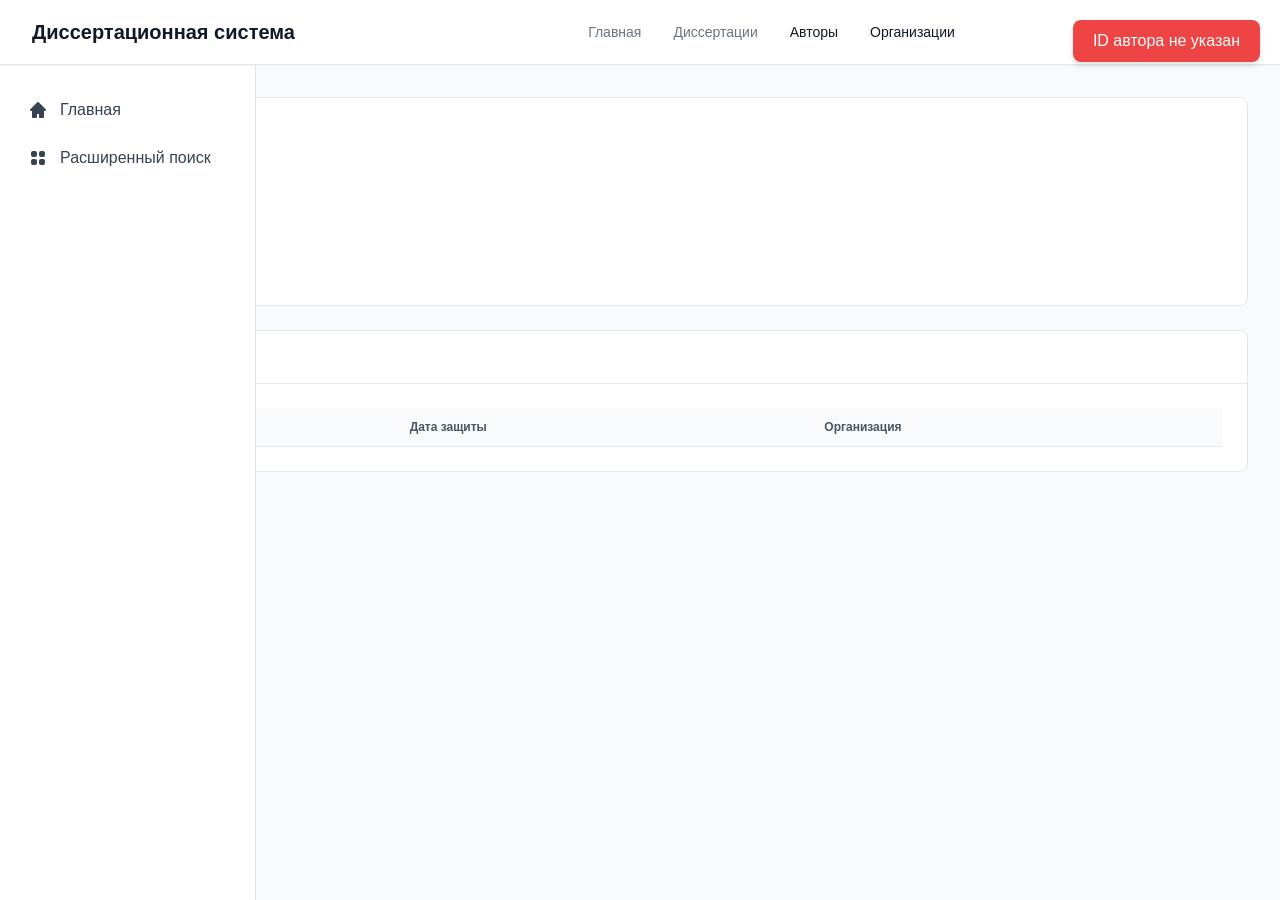
<file: frontend/author-detail.html>
<!DOCTYPE html>
<html lang="ru">
<head>
    <meta charset="UTF-8">
    <meta name="viewport" content="width=device-width, initial-scale=1.0">
    <title>Автор - Диссертационная система</title>
    <link rel="stylesheet" href="styles.css">
    <script src="js/utils.js"></script>
    <script src="js/api.js"></script>
    <script src="js/author-detail.js"></script>
</head>
<body>
    <header class="header">
        <div class="header-inner" style="padding: 0 32px;">
            <div class="logo">Диссертационная система</div>
            <nav class="nav">
                <a href="index.html" class="nav-link">Главная</a>
                <a href="dissertation.html" class="nav-link">Диссертации</a>
                <a href="authors.html" class="nav-link active">Авторы</a>
                <a href="organizations.html" class="nav-link active">Организации</a>
            </nav>
            <div class="user-area"></div>
        </div>
    </header>

  <aside class="sidebar">
    <div class="sidebar-nav">
      <a href="index.html" class="sidebar-item">
        <svg width="20" height="20" viewBox="0 0 20 20" fill="currentColor"><path d="M10.707 2.293a1 1 0 00-1.414 0l-7 7a1 1 0 001.414 1.414L4 10.414V17a1 1 0 001 1h3a1 1 0 001-1v-3h2v3a1 1 0 001 1h3a1 1 0 001-1v-6.586l.293.293a1 1 0 001.414-1.414l-7-7z"/></svg>
        Главная
      </a>
      <a href="dissertation.html" class="sidebar-item">
        <svg width="20" height="20" viewBox="0 0 20 20" fill="currentColor"><path d="M5 3a2 2 0 00-2 2v2a2 2 0 002 2h2a2 2 0 002-2V5a2 2 0 00-2-2H5zM5 11a2 2 0 00-2 2v2a2 2 0 002 2h2a2 2 0 002-2v-2a2 2 0 00-2-2H5zM13 3a2 2 0 00-2 2v2a2 2 0 002 2h2a2 2 0 002-2V5a2 2 0 00-2-2h-2zM13 11a2 2 0 00-2 2v2a2 2 0 002 2h2a2 2 0 002-2v-2a2 2 0 00-2-2h-2z"/></svg>
        Расширенный поиск
      </a>
    </div>
  </aside>

    <main style="padding: 32px;">
        <div style="max-width: 1280px; margin: 0 auto;">
            <div class="profile-card">
                <div class="profile-content">
                    <div class="profile-info">
                        <h1 class="profile-name">Загрузка...</h1>
                        <div class="stats-row">
                            <div class="stat-block">
                                <div class="stat-icon">📚</div>
                                <div>
                                    <div class="stat-number">0</div>
                                    <div class="stat-label">Диссертаций</div>
                                </div>
                            </div>
                        </div>
                    </div>
                    <div class="profile-actions">
                    </div>
                </div>
            </div>

            <div class="tabs-container">
                <div class="tabs-header">
                    <div class="tab-item active">Диссертации</div>
                </div>
                <div class="dissertations-table-wrapper">
                    <table class="dissertations-table">
                        <thead>
                            <tr>
                                <th>Название</th>
                                <th>Дата защиты</th>
                                <th>Организация</th>
                            </tr>
                        </thead>
                        <tbody></tbody>
                    </table>
                </div>
            </div>
        </div>
    </main>
</body>
</html>
</file>
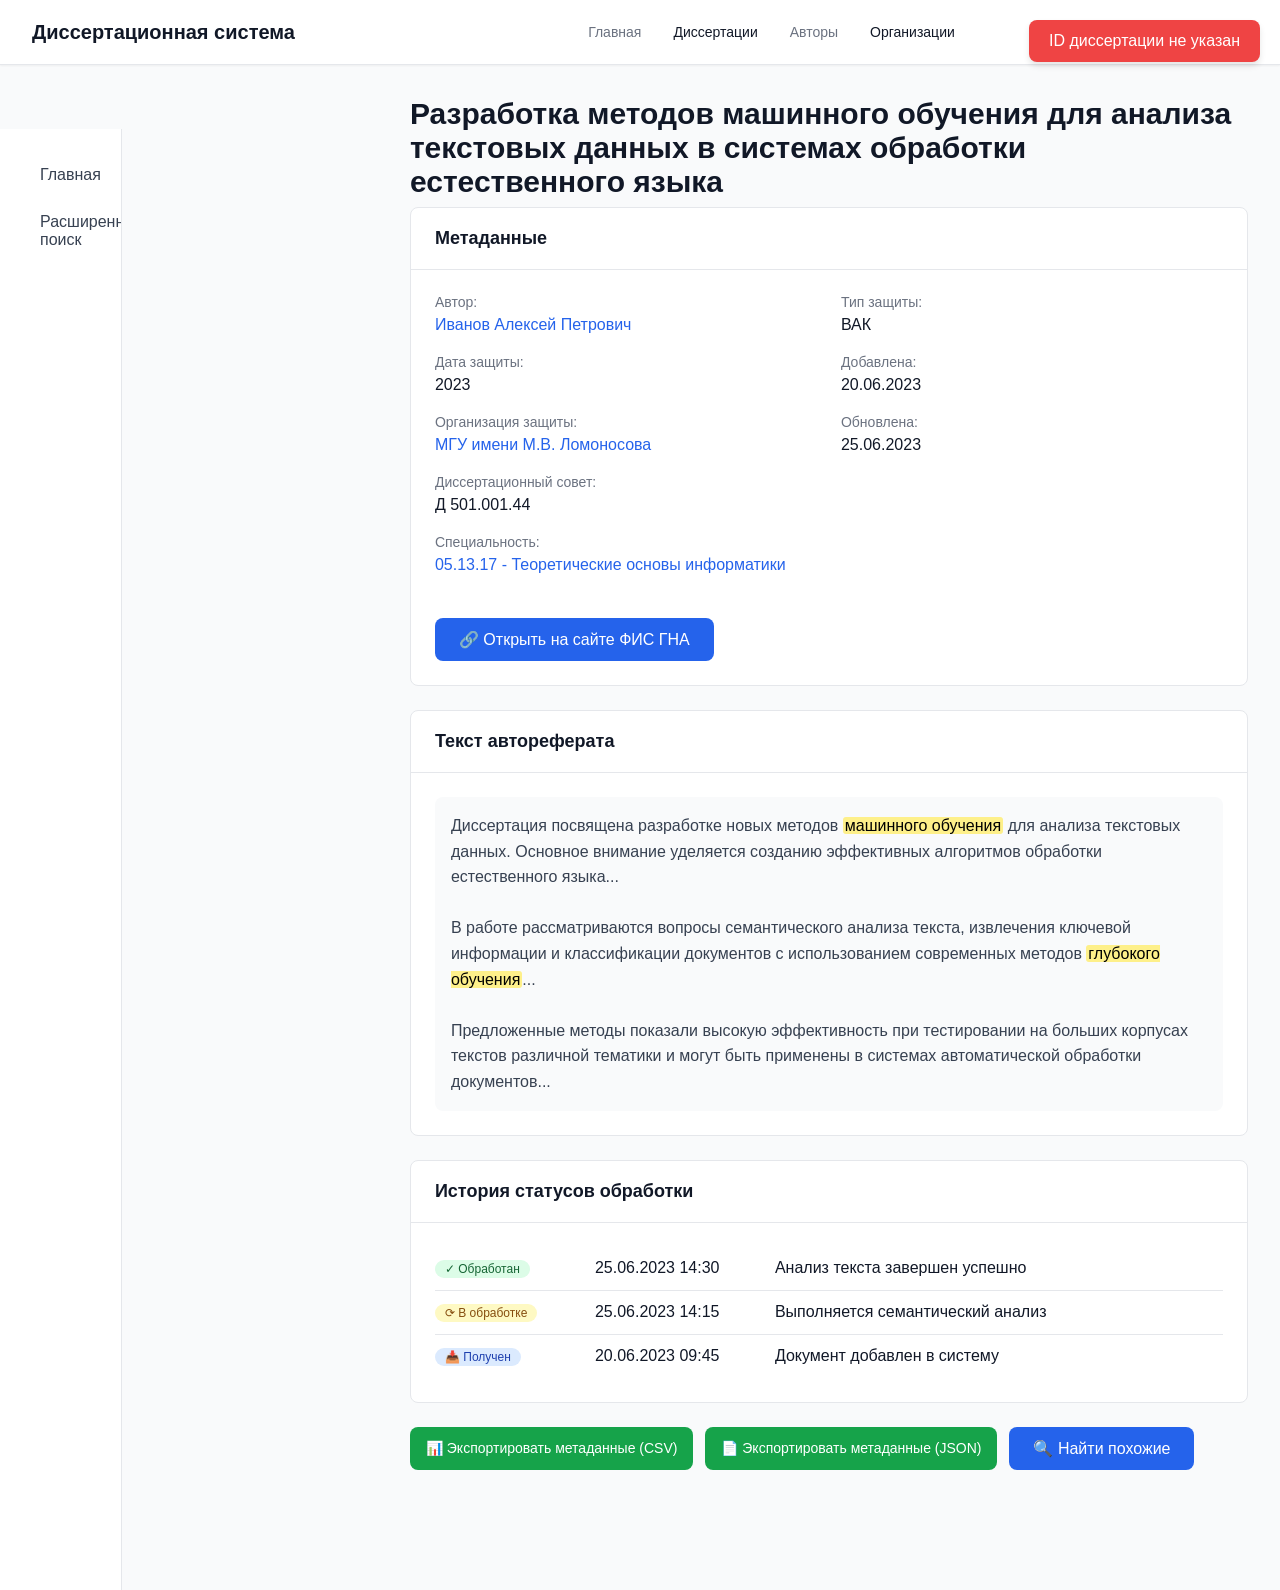
<file: frontend/dissertation-detail.html>
<!DOCTYPE html>
<html lang="ru">
<head>
  <meta charset="UTF-8">
  <meta name="viewport" content="width=device-width, initial-scale=1.0">
  <title>Детали диссертации - Диссертационная система</title>
  <link rel="stylesheet" href="styles.css">
  <script src="js/utils.js"></script>
  <script src="js/api.js"></script>
  <script src="js/dissertation-detail.js"></script>
</head>
<body>
  <header class="header">
    <div class="header-inner">
      <div class="logo">Диссертационная система</div>
      <nav class="nav">
        <a href="index.html" class="nav-link">Главная</a>
        <a href="dissertation.html" class="nav-link active">Диссертации</a>
        <a href="authors.html" class="nav-link">Авторы</a>
        <a href="organizations.html" class="nav-link active">Организации</a>
      </nav>
      <div class="user-area">
      </div>
    </div>
  </header>

  <div style="display: flex;">
    <aside class="sidebar" style="position: relative; height: auto; min-height: calc(100vh - 64px);">
      <div class="sidebar-nav">
        <a href="index.html" class="sidebar-item">
          <svg width="20" height="20" viewBox="0 0 20 20" fill="currentColor"><path d="M10.707 2.293a1 1 0 00-1.414 0l-7 7a1 1 0 001.414 1.414L4 10.414V17a1 1 0 001 1h3a1 1 0 001-1v-3h2v3a1 1 0 001 1h3a1 1 0 001-1v-6.586l.293.293a1 1 0 001.414-1.414l-7-7z"/></svg>
          Главная
        </a>
        <a href="dissertation.html" class="sidebar-item">
          <svg width="20" height="20" viewBox="0 0 20 20" fill="currentColor"><path d="M5 3a2 2 0 00-2 2v2a2 2 0 002 2h2a2 2 0 002-2V5a2 2 0 00-2-2H5zM5 11a2 2 0 00-2 2v2a2 2 0 002 2h2a2 2 0 002-2v-2a2 2 0 00-2-2H5zM13 3a2 2 0 00-2 2v2a2 2 0 002 2h2a2 2 0 002-2V5a2 2 0 00-2-2h-2zM13 11a2 2 0 00-2 2v2a2 2 0 002 2h2a2 2 0 002-2v-2a2 2 0 00-2-2h-2z"/></svg>
          Расширенный поиск
        </a>
      </div>
    </aside>
    <main class="main-content">
      <h1 class="page-title">Разработка методов машинного обучения для анализа текстовых данных в системах обработки естественного языка</h1>

      <div class="detail-card">
        <div class="detail-header">
          <span class="detail-title">Метаданные</span>
        </div>
        <div class="detail-content">
          <div class="metadata-grid">
            <div>
              <div class="metadata-field">
                <div class="metadata-label">Автор:</div>
                <div class="metadata-value link">Иванов Алексей Петрович</div>
              </div>
              <div class="metadata-field">
                <div class="metadata-label">Дата защиты:</div>
                <div class="metadata-value">2023</div>
              </div>
              <div class="metadata-field">
                <div class="metadata-label">Организация защиты:</div>
                <div class="metadata-value link">МГУ имени М.В. Ломоносова</div>
              </div>
              <div class="metadata-field">
                <div class="metadata-label">Диссертационный совет:</div>
                <div class="metadata-value">Д 501.001.44</div>
              </div>
              <div class="metadata-field">
                <div class="metadata-label">Специальность:</div>
                <div class="metadata-value link">05.13.17 - Теоретические основы информатики</div>
              </div>
            </div>
            <div>
              <div class="metadata-field">
                <div class="metadata-label">Тип защиты:</div>
                <div class="metadata-value">ВАК</div>
              </div>
              <div class="metadata-field">
                <div class="metadata-label">Добавлена:</div>
                <div class="metadata-value">20.06.2023</div>
              </div>
              <div class="metadata-field">
                <div class="metadata-label">Обновлена:</div>
                <div class="metadata-value">25.06.2023</div>
              </div>
            </div>
          </div>
          <div class="action-buttons">
            <button class="btn-primary">🔗 Открыть на сайте ФИС ГНА</button>
          </div>
        </div>
      </div>

      <div class="detail-card">
        <div class="detail-header">
          <span class="detail-title">Текст автореферата</span>
        </div>
        <div class="detail-content">
          <div class="abstract-text">
            Диссертация посвящена разработке новых методов <mark>машинного обучения</mark> для анализа текстовых данных. Основное внимание уделяется созданию эффективных алгоритмов обработки естественного языка...<br><br>
            В работе рассматриваются вопросы семантического анализа текста, извлечения ключевой информации и классификации документов с использованием современных методов <mark>глубокого обучения</mark>...<br><br>
            Предложенные методы показали высокую эффективность при тестировании на больших корпусах текстов различной тематики и могут быть применены в системах автоматической обработки документов...
          </div>
        </div>
      </div>

      <div class="detail-card">
        <div class="detail-header">
          <span class="detail-title">История статусов обработки</span>
        </div>
        <div class="detail-content">
          <div class="status-row">
            <div><span class="status-badge status-success">✓ Обработан</span></div>
            <div>25.06.2023 14:30</div>
            <div>Анализ текста завершен успешно</div>
          </div>
          <div class="status-row">
            <div><span class="status-badge status-progress">⟳ В обработке</span></div>
            <div>25.06.2023 14:15</div>
            <div>Выполняется семантический анализ</div>
          </div>
          <div class="status-row">
            <div><span class="status-badge status-received">📥 Получен</span></div>
            <div>20.06.2023 09:45</div>
            <div>Документ добавлен в систему</div>
          </div>
        </div>
      </div>

      <div class="action-buttons" style="margin-top: 0; margin-bottom: 24px;">
        <button class="btn-export">📊 Экспортировать метаданные (CSV)</button>
        <button class="btn-export">📄 Экспортировать метаданные (JSON)</button>
        <button class="btn-primary">🔍 Найти похожие</button>
      </div>
    </main>
  </div>

</body>
</html>
</file>
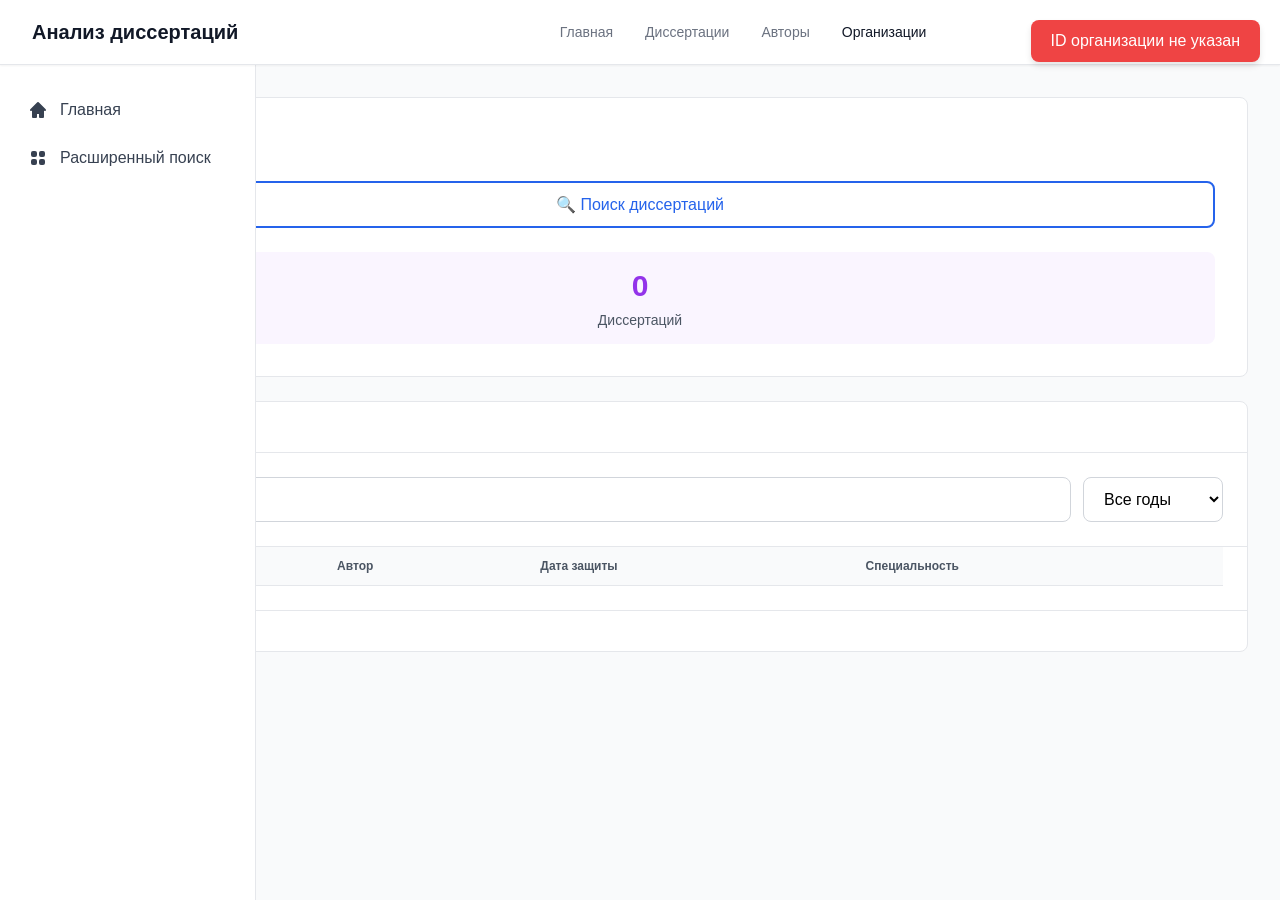
<file: frontend/organization-detail.html>
<!DOCTYPE html>
<html lang="ru">
<head>
  <meta charset="UTF-8">
  <meta name="viewport" content="width=device-width, initial-scale=1.0">
  <title>Организация - Диссертационная система</title>
  <link rel="stylesheet" href="styles.css">
  <script src="js/utils.js"></script>
  <script src="js/api.js"></script>
  <script src="js/organization-detail.js"></script>
</head>
<body>
  <header class="header">
    <div class="header-inner">
      <div class="logo">Анализ диссертаций</div>
      <nav class="nav">
        <a href="index.html" class="nav-link">Главная</a>
        <a href="dissertation.html" class="nav-link">Диссертации</a>
        <a href="authors.html" class="nav-link">Авторы</a>
        <a href="organizations.html" class="nav-link active">Организации</a>
      </nav>
      <div class="user-area"></div>
    </div>
  </header>
  <aside class="sidebar">
    <div class="sidebar-nav">
      <a href="index.html" class="sidebar-item">
        <svg width="20" height="20" viewBox="0 0 20 20" fill="currentColor"><path d="M10.707 2.293a1 1 0 00-1.414 0l-7 7a1 1 0 001.414 1.414L4 10.414V17a1 1 0 001 1h3a1 1 0 001-1v-3h2v3a1 1 0 001 1h3a1 1 0 001-1v-6.586l.293.293a1 1 0 001.414-1.414l-7-7z"/></svg>
        Главная
      </a>
      <a href="dissertation.html" class="sidebar-item">
        <svg width="20" height="20" viewBox="0 0 20 20" fill="currentColor"><path d="M5 3a2 2 0 00-2 2v2a2 2 0 002 2h2a2 2 0 002-2V5a2 2 0 00-2-2H5zM5 11a2 2 0 00-2 2v2a2 2 0 002 2h2a2 2 0 002-2v-2a2 2 0 00-2-2H5zM13 3a2 2 0 00-2 2v2a2 2 0 002 2h2a2 2 0 002-2V5a2 2 0 00-2-2h-2zM13 11a2 2 0 00-2 2v2a2 2 0 002 2h2a2 2 0 002-2v-2a2 2 0 00-2-2h-2z"/></svg>
        Расширенный поиск
      </a>
    </div>
  </aside>
  <main style="padding: 32px;">
    <div style="max-width: 1280px; margin: 0 auto;">
      <div class="org-card">
        <div class="org-content">
          <h1 class="org-name">Загрузка...</h1>
          <div class="org-buttons">
            <button class="btn-outline-primary" onclick="window.location.href='dissertation.html?organization=' + encodeURIComponent(document.querySelector('.org-name').textContent)">🔍 Поиск диссертаций</button>
          </div>
          <div class="stats-group">
            <div class="stat-square purple">
              <div class="stat-square-number">0</div>
              <div class="stat-square-label">Диссертаций</div>
            </div>
          </div>
        </div>
      </div>

      <div class="org-dashboard">
        <div class="org-table-section">
          <div class="org-tabs">
            <div class="org-tabs-header">
              <div class="org-tab active">Диссертации</div>
            </div>
            <div class="search-panel">
              <div class="search-row">
                <input type="text" class="search-input" placeholder="Поиск по названию...">
                <select class="search-select">
                  <option>Все годы</option><option>2026</option><option>2025</option><option>2024</option><option>2023</option>
                </select>
              </div>
            </div>
            <div class="org-table-wrapper">
              <table class="org-table">
                <thead><tr><th>Название</th><th>Автор</th><th>Дата защиты</th><th>Специальность</th></tr></thead>
                <tbody></tbody>
              </table>
            </div>
            <div class="org-pagination">
              <div class="pagination-info"></div>
              <div class="pagination-controls"></div>
            </div>
          </div>
        </div>
      </div>
    </div>
  </main>
</body>
</html>
</file>
<file: frontend/styles.css>
* {
  margin: 0;
  padding: 0;
  box-sizing: border-box;
}

body {
  font-family: 'Inter', -apple-system, BlinkMacSystemFont, 'Segoe UI', sans-serif;
  background: #F9FAFB;
  color: #111827;
}

.container {
  max-width: 1280px;
  margin: 0 auto;
  padding: 0 32px;
}

.header {
  background: white;
  border-bottom: 1px solid #E5E7EB;
  box-shadow: 0px 1px 2px rgba(0, 0, 0, 0.05);
  position: sticky;
  top: 0;
  z-index: 10;
}

.header-inner {
  display: flex;
  justify-content: space-between;
  align-items: center;
  height: 64px;
  max-width: 1440px;
  margin: 0 auto;
  padding: 0 32px;
}

.logo {
  font-size: 20px;
  font-weight: 700;
  line-height: 28px;
  color: #111827;
}

.nav {
  display: flex;
  gap: 32px;
}

.nav-link {
  font-size: 14px;
  font-weight: 500;
  color: #6B7280;
  text-decoration: none;
  transition: color 0.2s;
}

.nav-link.active {
  color: #111827;
}

.nav-link:hover {
  color: #111827;
}

.user-area {
  display: flex;
  align-items: center;
  gap: 16px;
}

.notification-badge {
  position: relative;
  cursor: pointer;
  font-size: 20px;
}

.notification-badge::after {
  content: '3';
  position: absolute;
  top: -8px;
  right: -8px;
  background: #EF4444;
  color: white;
  font-size: 10px;
  font-weight: 400;
  padding: 2px 5px;
  border-radius: 9999px;
}

.avatar {
  width: 32px;
  height: 32px;
  border-radius: 50%;
  background: #3B82F6;
  cursor: pointer;
}

.search-section {
  margin: 32px 0 0;
}

.welcome-title {
  font-size: 30px;
  font-weight: 700;
  margin-bottom: 24px;
}

.search-bar {
  background: white;
  border: 1px solid #D1D5DB;
  border-radius: 8px;
  padding: 10px 16px;
  display: flex;
  align-items: center;
  gap: 12px;
  width: 100%;
  max-width: 672px;
}

.search-bar input {
  border: none;
  flex: 1;
  font-size: 16px;
  outline: none;
  font-family: inherit;
}

.search-bar input::placeholder {
  color: rgba(0, 0, 0, 0.5);
}

.stats-grid {
  display: grid;
  grid-template-columns: repeat(auto-fit, minmax(240px, 1fr));
  gap: 24px;
  margin-top: 32px;
}

.stat-card {
  background: white;
  border: 1px solid #E5E7EB;
  border-radius: 8px;
  padding: 24px;
  display: flex;
  align-items: center;
  gap: 16px;
  transition: box-shadow 0.2s;
}

.stat-card:hover {
  box-shadow: 0px 4px 6px rgba(0, 0, 0, 0.05);
}

.stat-icon {
  width: 40px;
  height: 40px;
  border-radius: 8px;
  display: flex;
  align-items: center;
  justify-content: center;
  font-size: 20px;
}

.stat-icon.blue { background: #DBEAFE; }
.stat-icon.green { background: #DCFCE7; }
.stat-icon.purple { background: #F3E8FF; }
.stat-icon.orange { background: #FFEDD5; }

.stat-label {
  font-size: 14px;
  font-weight: 500;
  color: #6B7280;
}

.stat-value {
  font-size: 24px;
  font-weight: 700;
  color: #111827;
  line-height: 32px;
}

.dashboard-grid {
  display: grid;
  grid-template-columns: 2fr 1fr;
  gap: 32px;
  margin: 32px 0;
}

.card {
  background: white;
  border: 1px solid #E5E7EB;
  border-radius: 8px;
  overflow: hidden;
}

.card-header {
  padding: 16px 24px;
  border-bottom: 1px solid #E5E7EB;
  display: flex;
  justify-content: space-between;
  align-items: center;
}

.card-title {
  font-size: 18px;
  font-weight: 600;
  line-height: 28px;
}

.card-link {
  color: #2563EB;
  font-size: 14px;
  font-weight: 500;
  text-decoration: none;
}

.card-link:hover {
  text-decoration: underline;
}

.dissertation-list {
  list-style: none;
}

.dissertation-item {
  padding: 16px 24px;
  border-bottom: 1px solid #E5E7EB;
  display: flex;
  justify-content: space-between;
  align-items: center;
  transition: background 0.2s;
  cursor: pointer;
}

.dissertation-item:hover {
  background: #F9FAFB;
}

.dissertation-title {
  font-weight: 500;
  margin-bottom: 4px;
}

.dissertation-meta {
  font-size: 14px;
  color: #6B7280;
}

.task-list {
  list-style: none;
}

.task-item {
  padding: 16px 24px;
  border-bottom: 1px solid #E5E7EB;
  display: flex;
  justify-content: space-between;
  align-items: center;
}

.task-info {
  display: flex;
  align-items: center;
  gap: 12px;
}

.task-status {
  width: 8px;
  height: 8px;
  border-radius: 50%;
}

.task-status.green { background: #4ADE80; }
.task-status.blue { background: #60A5FA; }
.task-status.yellow { background: #FACC15; }

.task-name {
  font-weight: 500;
}

.task-time {
  font-size: 12px;
  color: #6B7280;
  margin-top: 2px;
}

.badge {
  padding: 2px 8px;
  border-radius: 9999px;
  font-size: 12px;
  font-weight: 500;
}

.badge-success {
  background: #DCFCE7;
  color: #166534;
}

.badge-progress {
  background: #DBEAFE;
  color: #1E40AF;
}

.badge-pending {
  background: #FEF9C3;
  color: #854D0E;
}

.quick-links {
  display: flex;
  flex-direction: column;
  gap: 12px;
  padding: 0 24px 24px;
}

.quick-link {
  padding: 12px 16px;
  border-radius: 8px;
  display: flex;
  justify-content: space-between;
  align-items: center;
  text-decoration: none;
  transition: opacity 0.2s;
}

.quick-link:hover {
  opacity: 0.8;
}

.quick-link.blue { background: #EFF6FF; }
.quick-link.green { background: #F0FDF4; }
.quick-link.purple { background: #FAF5FF; }

.quick-link-content {
  display: flex;
  align-items: center;
  gap: 12px;
}

.quick-link-text {
  font-weight: 500;
}

.quick-link.blue .quick-link-text { color: #1E3A8A; }
.quick-link.green .quick-link-text { color: #14532D; }
.quick-link.purple .quick-link-text { color: #581C87; }

.chart-container {
  padding: 24px;
  text-align: center;
}

.chart-bars {
  height: 240px;
  display: flex;
  align-items: flex-end;
  justify-content: center;
  gap: 16px;
  padding: 20px 0;
}

.chart-bar {
  width: 30px;
  background: #3B82F6;
  border-radius: 4px;
  transition: height 0.3s ease;
}

.chart-labels {
  display: flex;
  justify-content: center;
  gap: 24px;
  font-size: 12px;
  color: #444;
  margin-top: 8px;
}

.reports-grid {
  display: grid;
  grid-template-columns: repeat(auto-fit, minmax(200px, 1fr));
  gap: 16px;
  padding: 20px 24px 24px;
}

.report-card {
  border: 1px solid #E5E7EB;
  border-radius: 8px;
  padding: 13px 16px;
  text-align: center;
  cursor: pointer;
  transition: all 0.2s;
}

.report-card:hover {
  border-color: #3B82F6;
  background: #F9FAFB;
  transform: translateY(-2px);
}

.report-icon {
  font-size: 24px;
  margin-bottom: 8px;
}

.report-name {
  font-weight: 500;
  color: #374151;
}

.card-margin-bottom {
  margin-bottom: 32px;
}


.sidebar {
  width: 256px;
  background: white;
  border-right: 1px solid #E5E7EB;
  height: calc(100vh - 64px);
  position: fixed;
  left: 0;
  top: 64px;
  overflow-y: auto;
}

.sidebar-nav {
  padding: 24px 12px;
}

.sidebar-item {
  display: flex;
  align-items: center;
  gap: 12px;
  padding: 12px 16px;
  border-radius: 8px;
  color: #374151;
  font-size: 16px;
  font-weight: 500;
  text-decoration: none;
  transition: all 0.2s;
  margin-bottom: 4px;
}

.sidebar-item:hover {
  background: #F3F4F6;
}

.sidebar-item.active {
  background: #2563EB;
  color: white;
}

.sidebar-item.active svg {
  fill: white;
}

.sidebar-divider {
  height: 1px;
  background: #E5E7EB;
  margin: 16px 0;
}

.main-content {
  margin-left: 256px;
  padding: 32px;
}

.page-title {
  font-size: 30px;
  font-weight: 700;
  margin-bottom: 8px;
}

.page-subtitle {
  font-size: 16px;
  color: #4B5563;
  margin-bottom: 32px;
}

.filters-card {
  background: white;
  border: 1px solid #E5E7EB;
  border-radius: 8px;
  margin-bottom: 32px;
}

.filters-header {
  padding: 16px 24px;
  border-bottom: 1px solid #E5E7EB;
  display: flex;
  justify-content: space-between;
  align-items: center;
}

.filters-title {
  display: flex;
  align-items: center;
  gap: 8px;
  font-size: 18px;
  font-weight: 600;
}

.filters-grid {
  display: grid;
  grid-template-columns: repeat(3, 1fr);
  gap: 24px;
  padding: 24px;
}

.filter-field {
  display: flex;
  flex-direction: column;
  gap: 8px;
}

.filter-label {
  font-size: 14px;
  font-weight: 500;
  color: #374151;
}

.filter-input {
  background: white;
  border: 1px solid #D1D5DB;
  border-radius: 8px;
  padding: 10px 12px;
  font-size: 16px;
  outline: none;
  transition: border-color 0.2s;
}

.filter-input:focus {
  border-color: #2563EB;
}

.filter-input::placeholder {
  color: rgba(0, 0, 0, 0.5);
}

.filter-select {
  background: white;
  border: 1px solid #D1D5DB;
  border-radius: 8px;
  padding: 10px 12px;
  font-size: 16px;
  cursor: pointer;
  display: flex;
  justify-content: space-between;
  align-items: center;
}

.date-range {
  display: flex;
  gap: 12px;
  align-items: center;
}

.date-range .filter-input {
  flex: 1;
}

.date-sep {
  color: #6B7280;
}

.checkbox-group {
  display: flex;
  flex-direction: column;
  gap: 12px;
  margin-top: 8px;
}

.checkbox-label {
  display: flex;
  align-items: center;
  gap: 8px;
  font-size: 14px;
  color: #374151;
  cursor: pointer;
}

.checkbox-label input {
  width: 16px;
  height: 16px;
  cursor: pointer;
}

.filters-actions {
  padding: 20px 24px;
  border-top: 1px solid #E5E7EB;
  display: flex;
  gap: 12px;
}

.btn-primary {
  background: #2563EB;
  color: white;
  border: none;
  border-radius: 8px;
  padding: 12px 24px;
  font-size: 16px;
  font-weight: 500;
  cursor: pointer;
  display: flex;
  align-items: center;
  gap: 8px;
  transition: background 0.2s;
}

.btn-primary:hover {
  background: #1D4ED8;
}

.btn-secondary {
  background: white;
  border: 1px solid #D1D5DB;
  border-radius: 8px;
  padding: 12px 24px;
  font-size: 16px;
  font-weight: 500;
  color: #374151;
  cursor: pointer;
  display: flex;
  align-items: center;
  gap: 8px;
  transition: all 0.2s;
}

.btn-secondary:hover {
  background: #F9FAFB;
}

.results-card {
  background: white;
  border: 1px solid #E5E7EB;
  border-radius: 8px;
}

.results-header {
  padding: 16px 24px;
  border-bottom: 1px solid #E5E7EB;
  display: flex;
  justify-content: space-between;
  align-items: center;
  flex-wrap: wrap;
  gap: 16px;
}

.results-stats {
  display: flex;
  align-items: center;
  gap: 16px;
}

.results-count {
  font-size: 14px;
  color: #4B5563;
}

.results-count strong {
  color: #111827;
}

.per-page-select {
  background: white;
  border: 1px solid #D1D5DB;
  border-radius: 8px;
  padding: 8px 12px;
  font-size: 14px;
  cursor: pointer;
}

.btn-export {
  background: #16A34A;
  color: white;
  border: none;
  border-radius: 8px;
  padding: 8px 16px;
  font-size: 14px;
  font-weight: 500;
  cursor: pointer;
  display: flex;
  align-items: center;
  gap: 8px;
}

.btn-export:hover {
  background: #15803D;
}

.results-table {
  width: 100%;
  overflow-x: auto;
}

.results-table table {
  width: 100%;
  border-collapse: collapse;
}

.results-table th {
  background: #F9FAFB;
  padding: 16px 20px;
  text-align: left;
  font-size: 12px;
  font-weight: 600;
  color: #374151;
  border-bottom: 1px solid #E5E7EB;
}

.results-table td {
  padding: 16px 20px;
  border-bottom: 1px solid #E5E7EB;
  vertical-align: top;
}

.dissertation-link {
  color: #2563EB;
  font-weight: 500;
  text-decoration: none;
  font-size: 16px;
  line-height: 1.4;
}

.dissertation-link:hover {
  text-decoration: underline;
}

.author-name {
  color: #111827;
  font-size: 16px;
}

.org-name, .spec-name {
  color: #374151;
  font-size: 14px;
  line-height: 1.4;
}

.year-value {
  text-align: center;
  color: #374151;
  font-size: 16px;
}

.degree-badge {
  display: inline-block;
  padding: 2px 8px;
  border-radius: 9999px;
  font-size: 12px;
  font-weight: 500;
}

.degree-badge.vak {
  background: #DBEAFE;
  color: #1E40AF;
}

.degree-badge.solo {
  background: #DCFCE7;
  color: #166534;
}

.action-btn {
  background: none;
  border: none;
  cursor: pointer;
  color: #4B5563;
  font-size: 18px;
}

.pagination {
  padding: 20px 24px;
  display: flex;
  justify-content: center;
  gap: 8px;
  border-top: 1px solid #E5E7EB;
}

.pagination-btn {
  padding: 8px 12px;
  border: 1px solid #D1D5DB;
  border-radius: 6px;
  background: white;
  cursor: pointer;
  transition: all 0.2s;
}

.pagination-btn.active {
  background: #2563EB;
  color: white;
  border-color: #2563EB;
}

.pagination-btn:hover:not(.active) {
  background: #F9FAFB;
}

.detail-card {
  background: white;
  border: 1px solid #E5E7EB;
  border-radius: 8px;
  margin-bottom: 24px;
}

.detail-header {
  padding: 20px 24px;
  border-bottom: 1px solid #E5E7EB;
}

.detail-title {
  font-size: 18px;
  font-weight: 600;
  color: #111827;
}

.detail-content {
  padding: 24px;
}

.metadata-grid {
  display: grid;
  grid-template-columns: 1fr 1fr;
  gap: 24px;
}

.metadata-field {
  margin-bottom: 20px;
}

.metadata-label {
  font-size: 14px;
  font-weight: 500;
  color: #6B7280;
  margin-bottom: 6px;
}

.metadata-value {
  font-size: 16px;
  color: #111827;
}

.metadata-value.link {
  color: #2563EB;
  cursor: pointer;
}

.metadata-value.link:hover {
  text-decoration: underline;
}

.keywords-list {
  display: flex;
  flex-wrap: wrap;
  gap: 12px;
}

.keyword-tag {
  background: #EFF6FF;
  color: #1E40AF;
  padding: 4px 12px;
  border-radius: 16px;
  font-size: 14px;
}

.similar-item {
  color: #2563EB;
  cursor: pointer;
  padding: 8px 0;
  border-bottom: 1px solid #E5E7EB;
}

.similar-item:last-child {
  border-bottom: none;
}

.similar-item:hover {
  text-decoration: underline;
}

.status-row {
  display: grid;
  grid-template-columns: 160px 180px 1fr;
  padding: 12px 0;
  border-bottom: 1px solid #E5E7EB;
}

.status-row:last-child {
  border-bottom: none;
}

.status-badge {
  display: inline-block;
  padding: 2px 10px;
  border-radius: 20px;
  font-size: 12px;
  font-weight: 500;
}

.status-success {
  background: #DCFCE7;
  color: #166534;
}

.status-progress {
  background: #FEF9C3;
  color: #854D0E;
}

.status-received {
  background: #DBEAFE;
  color: #1E40AF;
}

.action-buttons {
  display: flex;
  gap: 12px;
  margin-top: 24px;
}

.abstract-text {
  background: #F9FAFB;
  padding: 16px;
  border-radius: 8px;
  line-height: 1.6;
  color: #374151;
}

.abstract-text mark {
  background: #FEF08A;
  padding: 0 2px;
  border-radius: 3px;
}

.footer-text {
  padding: 20px 24px;
  border-top: 1px solid #E5E7EB;
  display: flex;
  justify-content: space-between;
  flex-wrap: wrap;
  gap: 16px;
  background: white;
}

@media (max-width: 1024px) {
  .dashboard-grid {
    grid-template-columns: 1fr;
  }

  .container {
    padding: 0 20px;
  }

  .filters-grid {
    grid-template-columns: repeat(2, 1fr);
  }

  .metadata-grid {
    grid-template-columns: 1fr;
  }

  .status-row {
    grid-template-columns: 1fr;
    gap: 8px;
  }
}

@media (max-width: 768px) {
  .nav {
    display: none;
  }

  .stats-grid {
    grid-template-columns: 1fr;
  }

  .reports-grid {
    grid-template-columns: 1fr;
  }

  .chart-bars {
    gap: 8px;
  }

  .chart-bar {
    width: 20px;
  }

  .sidebar {
    transform: translateX(-100%);
    transition: transform 0.3s;
    z-index: 20;
  }

  .sidebar.open {
    transform: translateX(0);
  }

  .main-content {
    margin-left: 0;
    padding: 20px;
  }

  .filters-grid {
    grid-template-columns: 1fr;
  }

  .results-table th,
  .results-table td {
    padding: 12px;
  }

  .action-buttons {
    flex-wrap: wrap;
  }

  .footer-text {
    flex-direction: column;
    text-align: center;
  }
}


.profile-card {
  background: white;
  border: 1px solid #E5E7EB;
  border-radius: 8px;
  margin-bottom: 24px;
}

.profile-content {
  padding: 32px;
  display: flex;
  justify-content: space-between;
  flex-wrap: wrap;
  gap: 24px;
}

.profile-info {
  flex: 1;
  min-width: 280px;
}

.profile-name {
  font-size: 36px;
  font-weight: 700;
  color: #111827;
  margin-bottom: 24px;
  line-height: 1.2;
}

.stats-row {
  display: flex;
  flex-wrap: wrap;
  gap: 16px;
}

.stat-block {
  background: #EFF6FF;
  border-radius: 8px;
  padding: 16px 20px;
  min-width: 180px;
  display: flex;
  align-items: center;
  gap: 12px;
}

.stat-block.green {
  background: #F0FDF4;
}

.stat-block.purple {
  background: #FAF5FF;
}

.stat-icon {
  width: 40px;
  height: 40px;
  display: flex;
  align-items: center;
  justify-content: center;
}

.stat-number {
  font-size: 24px;
  font-weight: 700;
  color: #111827;
}

.stat-label {
  font-size: 14px;
  color: #4B5563;
}

.profile-actions {
  min-width: 240px;
}

.btn-exporter {
  background: #2563EB;
  color: white;
  border: none;
  border-radius: 8px;
  padding: 12px 20px;
  font-size: 16px;
  font-weight: 500;
  cursor: pointer;
  display: flex;
  align-items: center;
  justify-content: center;
  gap: 8px;
  width: 100%;
  margin-bottom: 12px;
  transition: background 0.2s;
}

.btn-exporter:hover {
  background: #1D4ED8;
}

.btn-outline-primary {
  background: white;
  border: 2px solid #2563EB;
  border-radius: 8px;
  padding: 12px 20px;
  font-size: 16px;
  font-weight: 500;
  color: #2563EB;
  cursor: pointer;
  display: flex;
  align-items: center;
  justify-content: center;
  gap: 8px;
  width: 100%;
  transition: all 0.2s;
}

.btn-outline-primary:hover {
  background: #EFF6FF;
}

.tabs-container {
  background: white;
  border: 1px solid #E5E7EB;
  border-radius: 8px;
}

.tabs-header {
  display: flex;
  gap: 0;
  border-bottom: 1px solid #E5E7EB;
  padding: 0 24px;
}

.tab-item {
  padding: 16px 0;
  margin-right: 28px;
  font-size: 16px;
  font-weight: 500;
  color: #4B5563;
  cursor: pointer;
  border-bottom: 2px solid transparent;
  transition: all 0.2s;
}

.tab-item.active {
  color: #2563EB;
  border-bottom-color: #2563EB;
}

.tab-item:hover:not(.active) {
  color: #111827;
}

.dissertations-table-wrapper {
  padding: 24px;
  overflow-x: auto;
}

.dissertations-table {
  width: 100%;
  border-collapse: collapse;
}

.dissertations-table th {
  background: #F9FAFB;
  padding: 12px 16px;
  text-align: left;
  font-size: 12px;
  font-weight: 600;
  color: #4B5563;
  border-bottom: 1px solid #E5E7EB;
}

.dissertations-table td {
  padding: 16px;
  border-bottom: 1px solid #E5E7EB;
  font-size: 14px;
  color: #111827;
}

.dissertations-table tr:last-child td {
  border-bottom: none;
}

.dissertation-link {
  color: #2563EB;
  text-decoration: none;
}

.dissertation-link:hover {
  text-decoration: underline;
}

.role-badge {
  display: inline-block;
  padding: 4px 10px;
  border-radius: 20px;
  font-size: 12px;
  font-weight: 500;
}

.role-badge.author {
  background: #DBEAFE;
  color: #1E40AF;
}

.role-badge.supervisor {
  background: #DCFCE7;
  color: #166534;
}

.main-footer {
  background: white;
  border-top: 1px solid #E5E7EB;
  margin-left: 0;
  padding: 24px 32px;
}

.footer-inner {
  max-width: 1280px;
  margin: 0 auto;
  display: flex;
  justify-content: space-between;
  flex-wrap: wrap;
  gap: 16px;
}

.footer-copyright {
  color: #4B5563;
  font-size: 14px;
}

.footer-links {
  display: flex;
  gap: 24px;
}

.footer-links span {
  color: #4B5563;
  font-size: 14px;
  cursor: pointer;
}

.footer-links span:hover {
  color: #111827;
}

@media (max-width: 768px) {
  .profile-content {
    flex-direction: column;
  }

  .stats-row {
    flex-direction: column;
  }

  .stat-block {
    width: 100%;
  }

  .profile-actions {
    width: 100%;
  }

  .tabs-header {
    overflow-x: auto;
  }

  .dissertations-table {
    min-width: 600px;
  }
}

.org-card {
  background: white;
  border: 1px solid #E5E7EB;
  border-radius: 8px;
  margin-bottom: 24px;
}

.org-content {
  padding: 32px;
}

.org-name {
  font-size: 30px;
  font-weight: 700;
  color: #111827;
  margin-bottom: 12px;
  line-height: 1.3;
}

.org-meta {
  display: flex;
  align-items: center;
  flex-wrap: wrap;
  gap: 8px;
  margin-bottom: 24px;
}

.org-short-name {
  color: #2563EB;
  font-size: 16px;
  font-weight: 500;
}

.org-sep {
  color: #9CA3AF;
}

.org-location {
  display: flex;
  align-items: center;
  gap: 6px;
  color: #4B5563;
  font-size: 16px;
}

.org-buttons {
  display: flex;
  gap: 12px;
}

.stats-group {
  display: flex;
  flex-wrap: wrap;
  gap: 16px;
  margin-top: 24px;
}

.stat-square {
  flex: 1;
  min-width: 120px;
  background: #EFF6FF;
  border-radius: 8px;
  padding: 16px;
  text-align: center;
}

.stat-square.green {
  background: #F0FDF4;
}

.stat-square.purple {
  background: #FAF5FF;
}

.stat-square-number {
  font-size: 30px;
  font-weight: 700;
  line-height: 1.2;
}

.stat-square.blue .stat-square-number { color: #2563EB; }
.stat-square.green .stat-square-number { color: #16A34A; }
.stat-square.purple .stat-square-number { color: #9333EA; }

.stat-square-label {
  font-size: 14px;
  color: #4B5563;
  margin-top: 8px;
}

.org-dashboard {
  display: flex;
  gap: 24px;
  flex-wrap: wrap;
}

.org-table-section {
  flex: 2;
  min-width: 280px;
}

.org-stats-section {
  flex: 1;
  min-width: 260px;
}

.org-tabs {
  background: white;
  border: 1px solid #E5E7EB;
  border-radius: 8px;
}

.org-tabs-header {
  display: flex;
  gap: 0;
  border-bottom: 1px solid #E5E7EB;
  padding: 0 24px;
  overflow-x: auto;
}

.org-tab {
  padding: 16px 0;
  margin-right: 32px;
  font-size: 14px;
  font-weight: 500;
  color: #4B5563;
  cursor: pointer;
  border-bottom: 2px solid transparent;
  white-space: nowrap;
}

.org-tab.active {
  color: #2563EB;
  border-bottom-color: #2563EB;
}

.search-panel {
  padding: 24px;
  border-bottom: 1px solid #E5E7EB;
}

.search-row {
  display: flex;
  flex-wrap: wrap;
  gap: 12px;
}

.search-input {
  flex: 2;
  min-width: 200px;
  background: white;
  border: 1px solid #D1D5DB;
  border-radius: 8px;
  padding: 12px 16px;
  font-size: 16px;
}

.search-select {
  background: white;
  border: 1px solid #D1D5DB;
  border-radius: 8px;
  padding: 12px 16px;
  font-size: 16px;
  cursor: pointer;
  min-width: 140px;
}

.org-table-wrapper {
  padding: 0 24px 24px;
  overflow-x: auto;
}

.org-table {
  width: 100%;
  border-collapse: collapse;
}

.org-table th {
  background: #F9FAFB;
  padding: 12px 16px;
  text-align: left;
  font-size: 12px;
  font-weight: 600;
  color: #4B5563;
  border-bottom: 1px solid #E5E7EB;
}

.org-table td {
  padding: 16px;
  border-bottom: 1px solid #E5E7EB;
  font-size: 14px;
  color: #374151;
}

.org-table tr:last-child td {
  border-bottom: none;
}

.org-diss-link {
  color: #2563EB;
  text-decoration: none;
}

.org-diss-link:hover {
  text-decoration: underline;
}

.org-pagination {
  padding: 20px 24px;
  border-top: 1px solid #E5E7EB;
  display: flex;
  justify-content: space-between;
  align-items: center;
  flex-wrap: wrap;
  gap: 16px;
}

.pagination-info {
  font-size: 14px;
  color: #4B5563;
}

.pagination-controls {
  display: flex;
  gap: 8px;
}

.pagination-page {
  padding: 8px 14px;
  border: 1px solid #D1D5DB;
  border-radius: 6px;
  background: white;
  cursor: pointer;
  font-size: 14px;
}

.pagination-page.active {
  background: #2563EB;
  color: white;
  border-color: #2563EB;
}

.pagination-arrow {
  padding: 8px 12px;
  border: 1px solid #D1D5DB;
  border-radius: 6px;
  background: white;
  cursor: pointer;
}
.stats-sidebar {
  background: white;
  border: 1px solid #E5E7EB;
  border-radius: 8px;
}

.stats-sidebar-header {
  padding: 20px 24px;
  border-bottom: 1px solid #E5E7EB;
  display: flex;
  align-items: center;
  gap: 8px;
  font-size: 18px;
  font-weight: 600;
}

.stats-sidebar-content {
  padding: 24px;
}

.chart-title {
  font-size: 14px;
  font-weight: 500;
  color: #374151;
  margin-bottom: 16px;
}

.chart-bars-container {
  margin-bottom: 24px;
}

.bar-chart {
  display: flex;
  align-items: flex-end;
  justify-content: space-around;
  height: 200px;
  gap: 8px;
  margin-bottom: 16px;
}

.bar-item {
  flex: 1;
  display: flex;
  flex-direction: column;
  align-items: center;
  gap: 8px;
}

.bar {
  width: 100%;
  background: #2563EB;
  border-radius: 4px;
  transition: height 0.3s;
}

.bar-label {
  font-size: 11px;
  color: #6B7280;
}

.pie-container {
  position: relative;
  height: 200px;
  margin-bottom: 20px;
}

.pie-legend {
  display: flex;
  flex-direction: column;
  gap: 12px;
}

.legend-item {
  display: flex;
  align-items: center;
  gap: 8px;
  font-size: 12px;
  color: #444;
}

.legend-color {
  width: 12px;
  height: 12px;
  border-radius: 2px;
}

.legend-color.blue { background: #2563EB; }
.legend-color.gray { background: #6B7280; }
.legend-color.green { background: #10B981; }
.legend-color.purple { background: #8B5CF6; }
.legend-color.orange { background: #F59E0B; }

@media (max-width: 768px) {
  .org-dashboard {
    flex-direction: column;
  }

  .org-buttons {
    flex-direction: column;
  }

  .search-row {
    flex-direction: column;
  }

  .search-input,
  .search-select {
    width: 100%;
  }

  .org-pagination {
    flex-direction: column;
    text-align: center;
  }

  .stats-group {
    flex-direction: column;
  }

  .stat-square {
    width: 100%;
  }
}

.modal {
  position: fixed;
  top: 0;
  left: 0;
  width: 100%;
  height: 100%;
  background: rgba(0, 0, 0, 0.5);
  z-index: 1000;
  display: flex;
  align-items: center;
  justify-content: center;
}

.modal-content {
  background: white;
  border-radius: 12px;
  max-width: 600px;
  width: 90%;
  max-height: 90vh;
  overflow: hidden;
  box-shadow: 0 20px 25px -5px rgba(0, 0, 0, 0.1), 0 10px 10px -5px rgba(0, 0, 0, 0.04);
}

.modal-header {
  padding: 24px 24px 16px;
  border-bottom: 1px solid #E5E7EB;
  display: flex;
  justify-content: space-between;
  align-items: center;
}

.modal-header h2 {
  font-size: 20px;
  font-weight: 600;
  color: #111827;
  margin: 0;
}

.modal-close {
  background: none;
  border: none;
  font-size: 24px;
  color: #6B7280;
  cursor: pointer;
  padding: 0;
  width: 32px;
  height: 32px;
  display: flex;
  align-items: center;
  justify-content: center;
  border-radius: 6px;
  transition: background 0.2s;
}

.modal-close:hover {
  background: #F3F4F6;
}

.modal-body {
  padding: 24px;
  max-height: 60vh;
  overflow-y: auto;
}

.modal-footer {
  padding: 16px 24px 24px;
  border-top: 1px solid #E5E7EB;
  display: flex;
  gap: 12px;
  justify-content: flex-end;
}
.form-grid {
  display: grid;
  grid-template-columns: repeat(2, 1fr);
  gap: 20px;
}

.form-field {
  display: flex;
  flex-direction: column;
  gap: 6px;
}

.form-field.full-width {
  grid-column: span 2;
}

.form-label {
  font-size: 14px;
  font-weight: 500;
  color: #374151;
}

.form-input,
.form-select {
  background: white;
  border: 1px solid #D1D5DB;
  border-radius: 8px;
  padding: 10px 12px;
  font-size: 16px;
  outline: none;
  transition: border-color 0.2s;
}

.form-input:focus,
.form-select:focus {
  border-color: #2563EB;
}

.form-input::placeholder {
  color: #9CA3AF;
}

.btn-create {
  background: #16A34A;
  color: white;
  border: none;
  border-radius: 8px;
  padding: 8px 16px;
  font-size: 14px;
  font-weight: 500;
  cursor: pointer;
  display: flex;
  align-items: center;
  gap: 8px;
  transition: background 0.2s;
}

.btn-create:hover {
  background: #15803D;
}

.btn-edit {
  background: #2563EB;
  color: white;
  border: none;
  border-radius: 6px;
  padding: 6px 12px;
  font-size: 12px;
  font-weight: 500;
  cursor: pointer;
  display: flex;
  align-items: center;
  gap: 6px;
  transition: background 0.2s;
}

.btn-edit:hover {
  background: #1D4ED8;
}

.btn-delete {
  background: #DC2626;
  color: white;
  border: none;
  border-radius: 6px;
  padding: 6px 12px;
  font-size: 12px;
  font-weight: 500;
  cursor: pointer;
  display: flex;
  align-items: center;
  gap: 6px;
  transition: background 0.2s;
}

.btn-delete:hover {
  background: #B91C1C;
}

.btn-danger {
  background: #DC2626;
  color: white;
  border: none;
  border-radius: 8px;
  padding: 12px 24px;
  font-size: 16px;
  font-weight: 500;
  cursor: pointer;
  display: flex;
  align-items: center;
  gap: 8px;
  transition: background 0.2s;
}

.btn-danger:hover {
  background: #B91C1C;
}

.results-actions {
  display: flex;
  gap: 12px;
  align-items: center;
}

.action-buttons-cell {
  display: flex;
  gap: 8px;
}

.warning-text {
  color: #DC2626;
  font-size: 14px;
  margin-top: 8px;
}

@media (max-width: 768px) {
  .form-grid {
    grid-template-columns: 1fr;
  }

  .form-field.full-width {
    grid-column: span 1;
  }

  .modal-content {
    width: 95%;
    max-height: 95vh;
  }

  .results-actions {
    flex-direction: column;
    width: 100%;
  }

  .btn-create,
  .btn-export {
    width: 100%;
    justify-content: center;
  }
}
</file>
